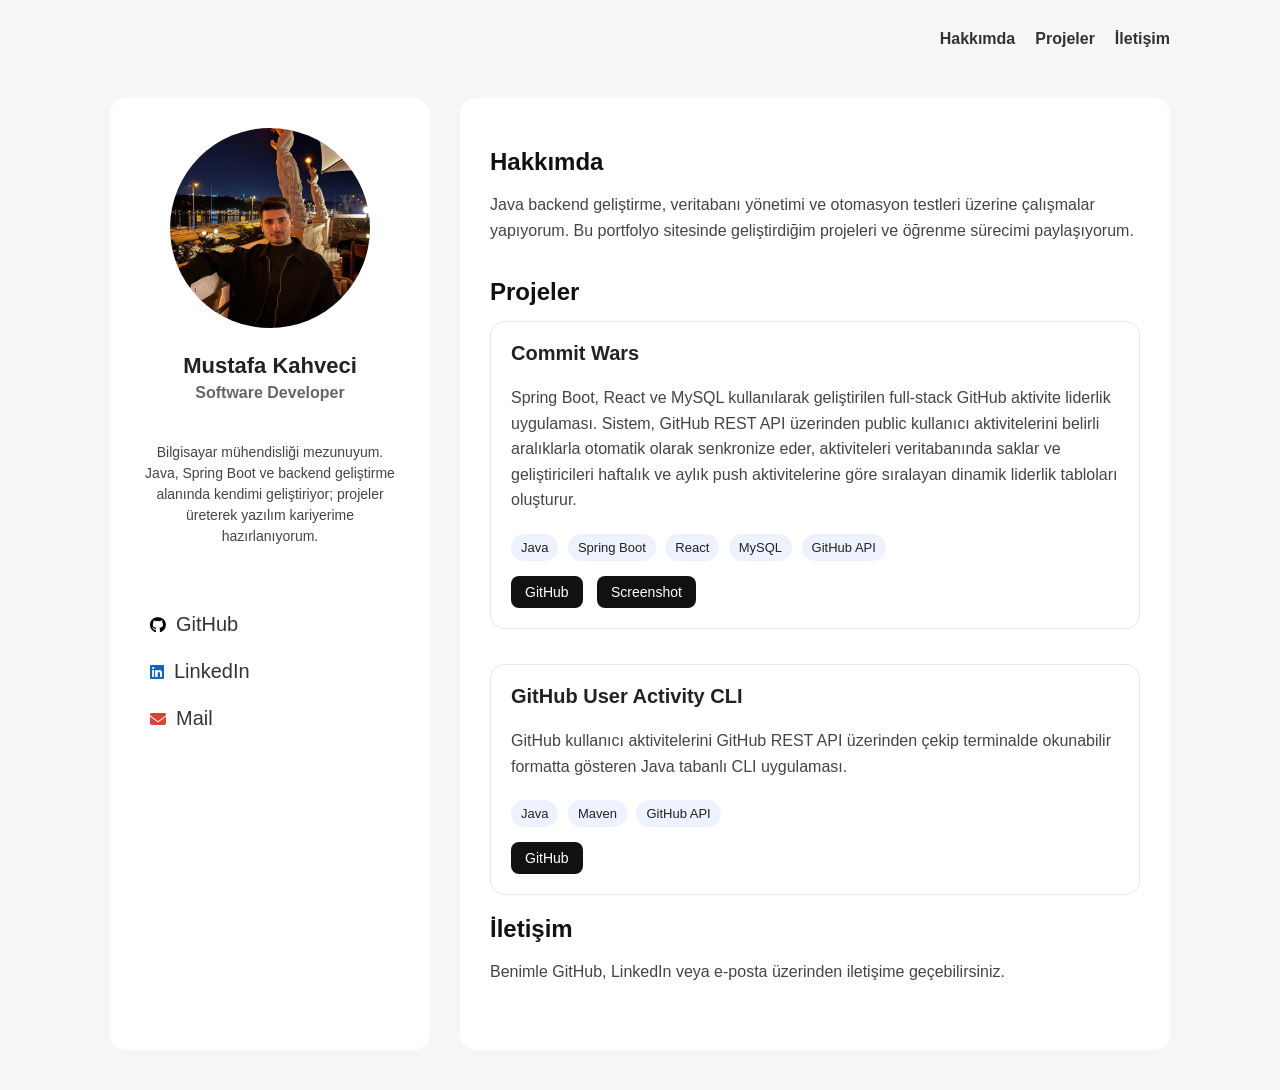
<file: index.html>
<!DOCTYPE html>
<html lang="tr">
<head>
  <meta charset="UTF-8">
  <meta name="viewport" content="width=device-width, initial-scale=1.0">
  <link rel="stylesheet" href="https://cdnjs.cloudflare.com/ajax/libs/font-awesome/6.5.0/css/all.min.css">
  <link rel="stylesheet" href="style.css">
  <title>Mustafa Kahveci</title>
</head>
<body>

  <nav class="navbar">
       <a href="#about">Hakkımda</a>
       <a href="#projects">Projeler</a>
       <a href="#contact">İletişim</a>
  </nav>

  <main class="container">

    <aside class="profile-card">
      <img src="images/profile.jpg" alt="Mustafa Kahveci profil fotoğrafı">

      <h1 >Mustafa Kahveci</h1>
      <h2>Software Developer</h2>

      <p>
        Bilgisayar mühendisliği mezunuyum. Java, Spring Boot ve backend geliştirme
        alanında kendimi geliştiriyor; projeler üreterek yazılım kariyerime hazırlanıyorum.
      </p>

      <div class="social-links">
        <a href="https://github.com/mustafakahveci" target="_blank">
          <i class="fa-brands fa-github"></i>GitHub</a>

        <a href="https://www.linkedin.com/in/mustafakahveci/" target="_blank">
          <i class="fa-brands fa-linkedin"></i>LinkedIn</a>

        <a href="mailto:kahvecimstfa@gmail.com" target="_blank">
          <i class="fa-solid fa-envelope"></i>Mail</a>
      </div>
    </aside>

    <section class="content">

      <section id="about">
        <h2>Hakkımda</h2>
        <p>
          Java backend geliştirme, veritabanı yönetimi ve otomasyon testleri üzerine
          çalışmalar yapıyorum. Bu portfolyo sitesinde geliştirdiğim projeleri ve
          öğrenme sürecimi paylaşıyorum.
        </p>
      </section>

      <section id="projects">
        <h2>Projeler</h2>


        <article class="project-card">
          <h3>Commit Wars</h3>
          <p>
            Spring Boot, React ve MySQL kullanılarak geliştirilen full-stack GitHub
            aktivite liderlik uygulaması. Sistem, GitHub REST API üzerinden public
            kullanıcı aktivitelerini belirli aralıklarla otomatik olarak senkronize eder,
            aktiviteleri veritabanında saklar ve geliştiricileri haftalık ve aylık push
            aktivitelerine göre sıralayan dinamik liderlik tabloları oluşturur.
          </p>

          <span>Java</span>
          <span>Spring Boot</span>
          <span>React</span>
          <span>MySQL</span>
          <span>GitHub API</span>

          <div class="project-links">
            <a href="https://github.com/mustafakahveci/commit-wars" target="_blank">
              GitHub
            </a>
            <a href="images/commit-wars.png" target="_blank">
              Screenshot
            </a>
          </div>
        </article>

      </section>



        <article class="project-card">
          <h3>GitHub User Activity CLI</h3>
          <p>
            GitHub kullanıcı aktivitelerini GitHub REST API üzerinden çekip terminalde
            okunabilir formatta gösteren Java tabanlı CLI uygulaması.
          </p>

          <span>Java</span>
          <span>Maven</span>
          <span>GitHub API</span>

          <div class="project-links">
            <a href="https://github.com/mustafakahveci/github-user-activity" target="_blank">
              GitHub
            </a>
          </div>
        </article>


      <section id="contact">
        <h2>İletişim</h2>
        <p>Benimle GitHub, LinkedIn veya e-posta üzerinden iletişime geçebilirsiniz.</p>
      </section>

    </section>

  </main>

</body>
</html>
</file>
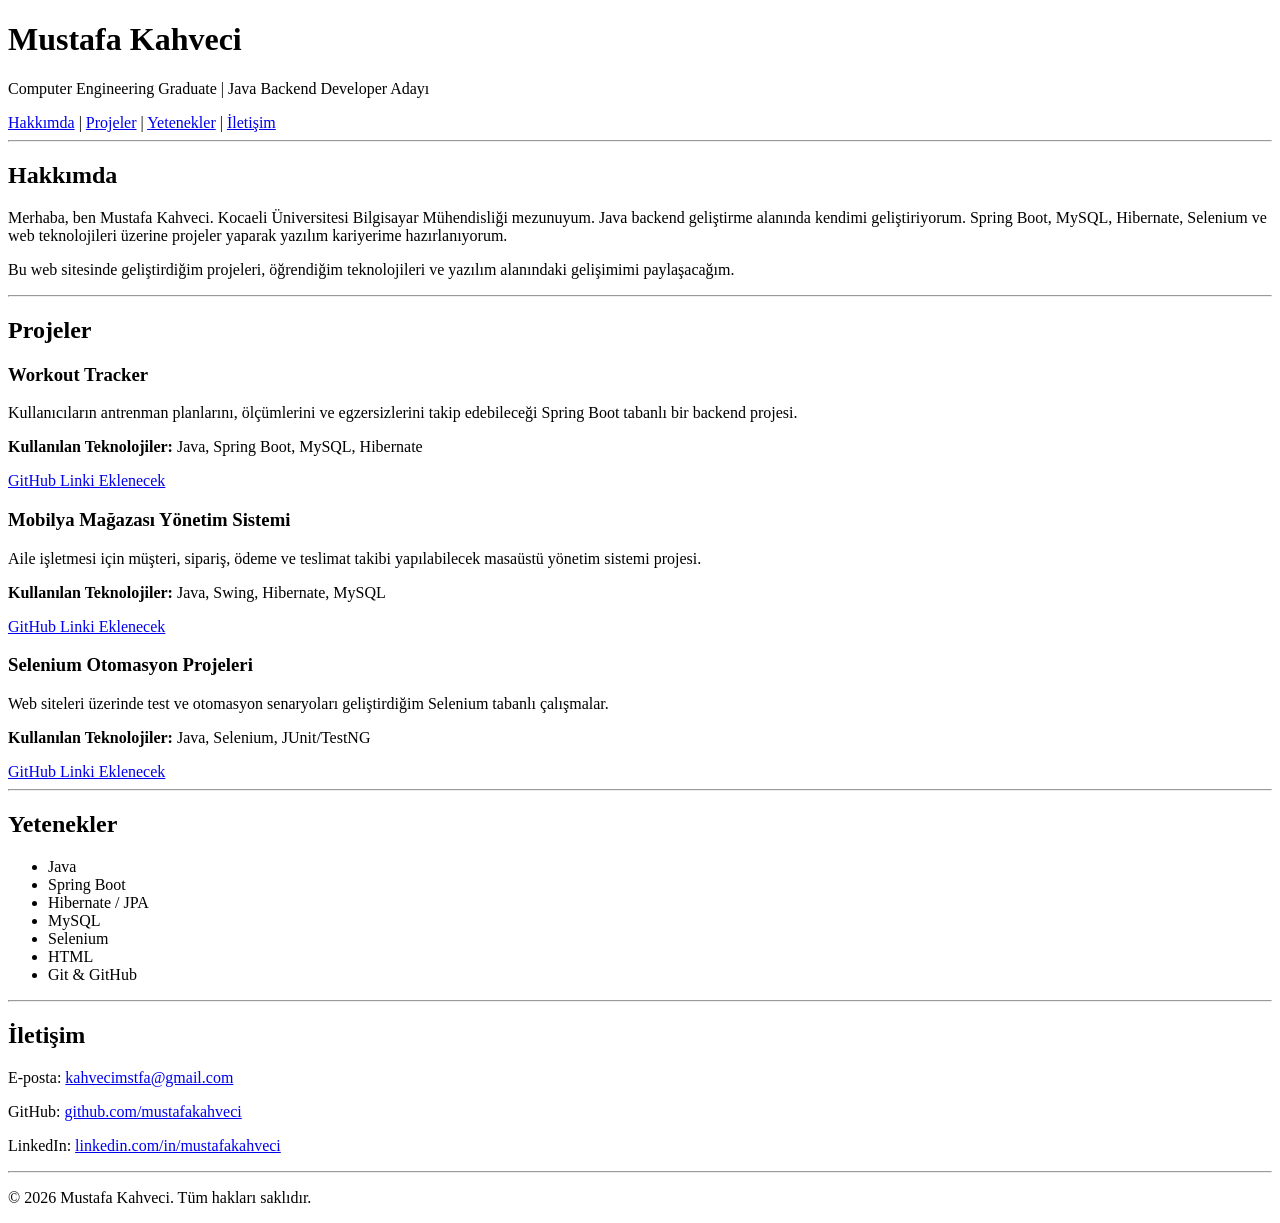
<file: mustafakahvci.com.html>
<!DOCTYPE html>
<html lang="tr">
<head>
  <meta charset="UTF-8">
  <meta name="viewport" content="width=device-width, initial-scale=1.0">
  <title>Mustafa Kahveci | Portfolio</title>
</head>
<body>

  <header>
    <h1>Mustafa Kahveci</h1>
    <p>Computer Engineering Graduate | Java Backend Developer Adayı</p>

    <nav>
      <a href="#about">Hakkımda</a> |
      <a href="#projects">Projeler</a> |
      <a href="#skills">Yetenekler</a> |
      <a href="#contact">İletişim</a>
    </nav>
  </header>

  <hr>

  <main>

    <section id="about">
      <h2>Hakkımda</h2>
      <p>
        Merhaba, ben Mustafa Kahveci. Kocaeli Üniversitesi Bilgisayar Mühendisliği mezunuyum.
        Java backend geliştirme alanında kendimi geliştiriyorum. Spring Boot, MySQL, Hibernate,
        Selenium ve web teknolojileri üzerine projeler yaparak yazılım kariyerime hazırlanıyorum.
      </p>
      <p>
        Bu web sitesinde geliştirdiğim projeleri, öğrendiğim teknolojileri ve yazılım alanındaki
        gelişimimi paylaşacağım.
      </p>
    </section>

    <hr>

    <section id="projects">
      <h2>Projeler</h2>

      <article>
        <h3>Workout Tracker</h3>
        <p>
          Kullanıcıların antrenman planlarını, ölçümlerini ve egzersizlerini takip edebileceği
          Spring Boot tabanlı bir backend projesi.
        </p>
        <p><strong>Kullanılan Teknolojiler:</strong> Java, Spring Boot, MySQL, Hibernate</p>
        <a href="#" target="_blank">GitHub Linki Eklenecek</a>
      </article>

      <article>
        <h3>Mobilya Mağazası Yönetim Sistemi</h3>
        <p>
          Aile işletmesi için müşteri, sipariş, ödeme ve teslimat takibi yapılabilecek masaüstü
          yönetim sistemi projesi.
        </p>
        <p><strong>Kullanılan Teknolojiler:</strong> Java, Swing, Hibernate, MySQL</p>
        <a href="#" target="_blank">GitHub Linki Eklenecek</a>
      </article>

      <article>
        <h3>Selenium Otomasyon Projeleri</h3>
        <p>
          Web siteleri üzerinde test ve otomasyon senaryoları geliştirdiğim Selenium tabanlı çalışmalar.
        </p>
        <p><strong>Kullanılan Teknolojiler:</strong> Java, Selenium, JUnit/TestNG</p>
        <a href="#" target="_blank">GitHub Linki Eklenecek</a>
      </article>

    </section>

    <hr>

    <section id="skills">
      <h2>Yetenekler</h2>
      <ul>
        <li>Java</li>
        <li>Spring Boot</li>
        <li>Hibernate / JPA</li>
        <li>MySQL</li>
        <li>Selenium</li>
        <li>HTML</li>
        <li>Git & GitHub</li>
      </ul>
    </section>

    <hr>

    <section id="contact">
      <h2>İletişim</h2>
      <p>E-posta: <a href="kahvecimstfa@gmail.com">kahvecimstfa@gmail.com</a></p>
      <p>GitHub: <a href="https://github.com/mustafakahveci" target="_blank">github.com/mustafakahveci</a></p>
      <p>LinkedIn: <a href="https://www.linkedin.com/in/mustafakahveci" target="_blank">linkedin.com/in/mustafakahveci</a></p>
    </section>

  </main>

  <hr>

  <footer>
    <p>&copy; 2026 Mustafa Kahveci. Tüm hakları saklıdır.</p>
  </footer>

</body>
</html>
</file>
<file: style.css>
* {
  box-sizing: border-box;
}

html {
  scroll-behavior: smooth;
}

body {
  margin: 0;
  font-family: Arial, sans-serif;
  background-color: #f4f6f8;
  color: #222;
}

.container {
  max-width: 1100px;
  margin: 20px auto;
  padding: 20px;
  display: flex;
  gap: 30px;
}

.profile-card {
  width: 320px;
  background-color: white;
  padding: 30px;
  border-radius: 16px;
  text-align: center;
}

.content {
  flex: 1;
  background-color: white;
  padding: 30px;
  border-radius: 16px;
}

.profile-card img {
  width: 200px;
  height: 200px;
  border-radius: 50%;
  object-fit: cover;
  display: block;
  margin: 0 auto 20px;
}

.profile-card h1 {
  margin: 25px 0 5px;
  font-size: 22px;
}

.profile-card h2 {
  margin: 5px 0 15px;
  font-size: 16px;
  color: #666;
}

.profile-card p {
  font-size: 14px;
  line-height: 1.5;
  color: #444;
  margin-top: 40px;
}

.social-links {
  margin-top: 60px;
  display: flex;
  flex-direction: column;
  align-items: flex-start;
}

.social-links a {
  text-decoration: none;
  color: #333;
  margin-bottom: 12px;
  font-size: 20px;
  display: flex;
  align-items: center;
  gap: 10px;
  padding: 6px 10px;
  border-radius: 8px;
  transition: 0.2s;
}

.social-links a i {
  font-size: 16px;
}

.social-links a:hover {
  background-color: #f0f0f0;
}

.fa-github {
  color: #000;
}

.fa-linkedin {
  color: #0a66c2;
}

.fa-envelope {
  color: #d44638;
}

.content section {
  margin-bottom: 35px;
}

.content h2 {
  font-size: 24px;
  margin-bottom: 15px;
  color: #111;
}

.content p {
  line-height: 1.6;
  color: #444;
}

.project-card {
  border: 1px solid #e5e7eb;
  padding: 20px;
  border-radius: 14px;
  margin-bottom: 20px;
  background-color: #ffffff;
  transition: 0.2s;
}

.project-card h3 {
  margin-top: 0;
  font-size: 20px;
}

.project-card span {
  display: inline-block;
  margin: 5px 5px 0 0;
  padding: 6px 10px;
  background-color: #eef2ff;
  border-radius: 20px;
  font-size: 13px;
}

.project-card:hover {
  box-shadow: 0 8px 20px rgba(0, 0, 0, 0.08);
  transform: translateY(-3px);
  transition: 0.2s;
}

.project-links {
  margin-top: 15px;
}

.project-links a {
  display: inline-block;
  margin-right: 10px;
  padding: 8px 14px;
  text-decoration: none;
  border-radius: 8px;
  font-size: 14px;
  background-color: #111;
  color: white;
  transition: 0.2s;
}

.project-links a:hover {
  background-color: #333;
}

.navbar {
  max-width: 1100px;
  margin: 20px auto;
  padding: 10px 20px;
  display: flex;
  justify-content: flex-end;
  gap: 20px;
}

.navbar a {
  text-decoration: none;
  color: #333;
  font-weight: bold;
}

.navbar a:hover {
  color: #000;
}

@media (max-width: 768px) {
  .container {
    flex-direction: column;
    margin: 20px auto;
    padding: 15px;
  }

  .profile-card {
    width: 100%;
  }

  .content {
    width: 100%;
  }

  .profile-card img {
    width: 100px;
    height: 100px;
  }

  .content h2 {
    font-size: 22px;
  }

  .project-card h3 {
    font-size: 18px;
  }

  .project-links a {
    margin-bottom: 8px;
  }
}
</file>
